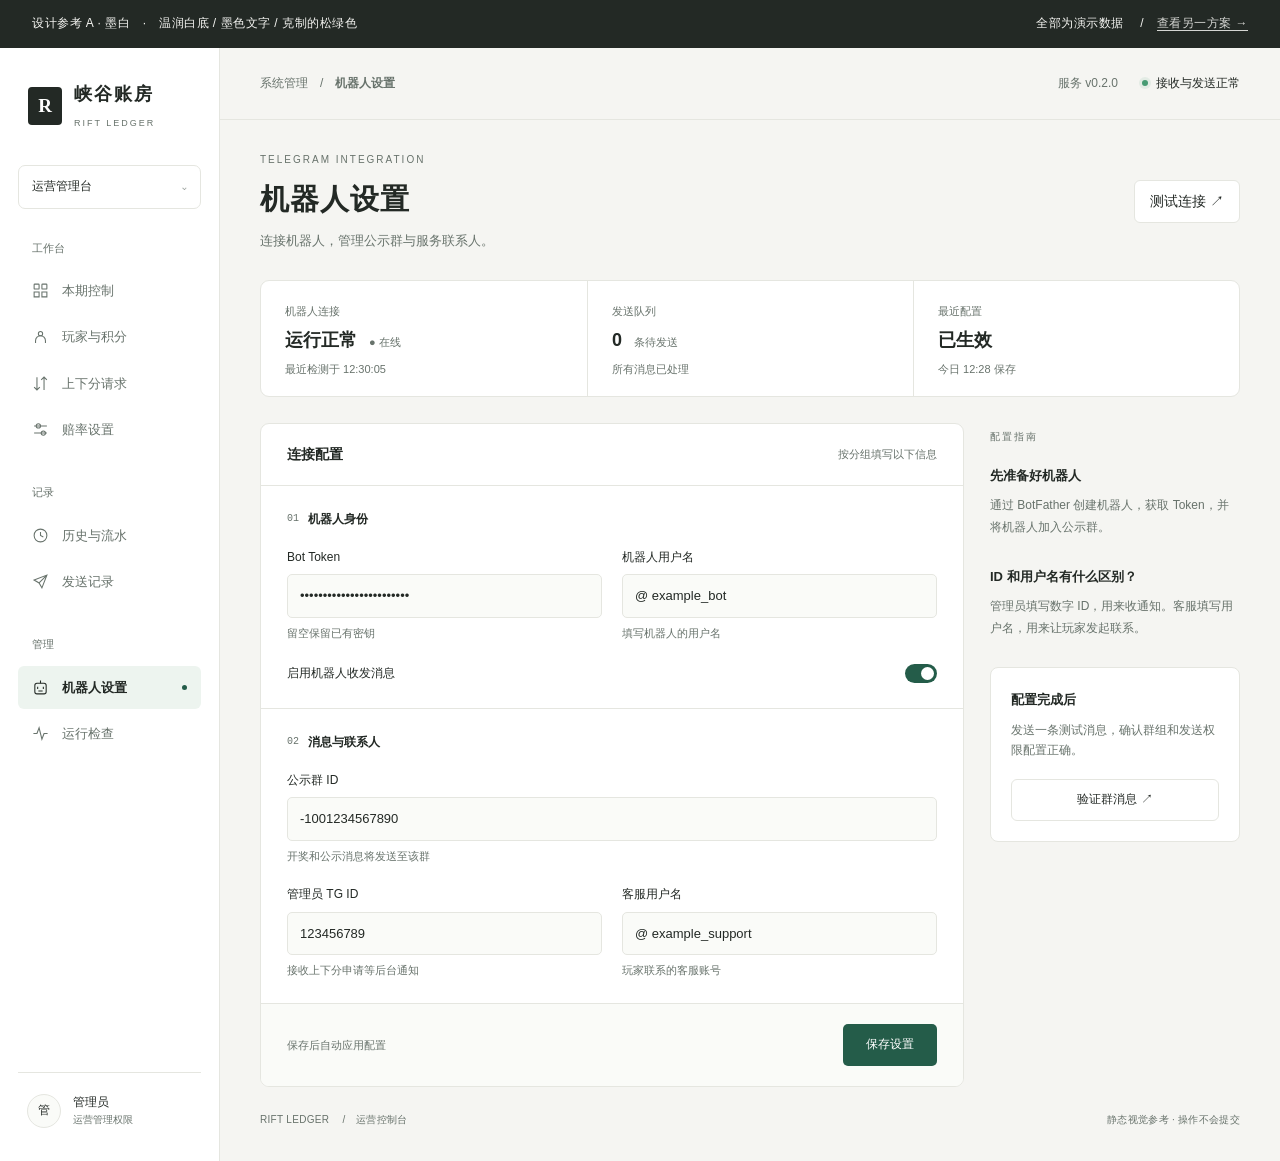
<file: docs/ui-concepts/a.html>
<!doctype html><html lang="zh-CN"><meta charset="UTF-8"><meta name="viewport" content="width=device-width, initial-scale=1"><title>峡谷账房 · A · 墨白设计参考</title><style>*{box-sizing:border-box}body{margin:0;font:14px/1.65 "Segoe UI","Microsoft YaHei",sans-serif;background:var(--bg);color:var(--ink)}:root{--bg:#f5f5f2;--surface:#fff;--line:#e5e6e0;--ink:#232925;--muted:#68736c;--accent:#245c49;--soft:#edf4ef;--inset:#fafbf8;--accent-text:#fff}.dark{--bg:#171a1c;--surface:#1e2225;--line:#34393c;--ink:#eeeee9;--muted:#a4aca9;--accent:#d2bd93;--soft:#29322d;--inset:#24292c;--accent-text:#202621}button,input{font:inherit}button{cursor:default}.demo{height:48px;background:var(--ink);color:var(--bg);padding:0 32px;display:flex;justify-content:space-between;align-items:center;font-size:12px;letter-spacing:.5px}.demo a{color:inherit;text-decoration:none;border-bottom:1px solid;opacity:.85}.shell{display:grid;grid-template-columns:220px 1fr;min-height:calc(100vh - 48px)}aside{background:var(--surface);border-right:1px solid var(--line);padding:32px 18px;display:flex;flex-direction:column}.brand{display:flex;gap:12px;align-items:center;padding:0 10px 32px}.brand-icon{width:34px;height:38px;background:var(--ink);color:var(--surface);display:grid;place-items:center;border-radius:4px;font:bold 19px Georgia}.brand b{display:block;font-size:18px;letter-spacing:2px}.brand small{font-size:9px;letter-spacing:2px;color:var(--muted)}.workspace{border:1px solid var(--line);border-radius:7px;padding:11px 13px;margin-bottom:30px;font-size:12px}.workspace span{float:right;color:var(--muted)}.nav-label{font-size:11px;color:var(--muted);padding:0 14px;margin:0 0 12px}.nav{display:flex;align-items:center;gap:13px;padding:11px 14px;margin:3px 0;border-radius:6px;font-size:13px;color:var(--muted)}.nav svg{width:17px;height:17px;stroke-width:1.5}.nav.active{background:var(--soft);color:var(--ink);font-weight:600}.nav.active::after{content:"";height:5px;width:5px;border-radius:50%;background:var(--accent);margin-left:auto}.nav-section{margin-bottom:29px}.profile{border-top:1px solid var(--line);padding:20px 9px 0;margin-top:auto;display:flex;gap:12px;align-items:center;font-size:12px}.avatar{background:var(--inset);border:1px solid var(--line);border-radius:50%;width:34px;height:34px;display:grid;place-items:center}.profile small{display:block;color:var(--muted)}header{height:72px;display:flex;align-items:center;justify-content:space-between;padding:0 40px;border-bottom:1px solid var(--line);font-size:12px}.crumb{color:var(--muted)}.crumb span{margin:0 12px;color:var(--muted)}.status{display:flex;gap:24px;color:var(--muted)}.online{color:var(--ink);display:inline-flex;align-items:center;gap:8px}.dot{background:#479b73;height:6px;width:6px;border-radius:50%;box-shadow:0 0 0 3px #479b731a}.content{padding:32px 40px;max-width:1450px;margin:auto}.heading{display:flex;justify-content:space-between;align-items:center;margin-bottom:28px}.eyebrow{font-size:10px;letter-spacing:2px;color:var(--muted)}h1{font-size:29px;font-weight:650;letter-spacing:1px;margin:7px 0}p{color:var(--muted);margin:0;font-size:13px}.quiet{border:1px solid var(--line);border-radius:6px;background:var(--surface);padding:9px 15px;color:var(--ink);min-height:42px}.metrics{display:grid;grid-template-columns:repeat(3,1fr);border:1px solid var(--line);border-radius:9px;background:var(--surface);margin-bottom:26px}.metric{padding:18px 24px}.metric+.metric{border-left:1px solid var(--line)}.metric small{color:var(--muted);font-size:11px}.metric strong{display:block;font-weight:600;font-size:18px;margin:4px 0}.metric p{font-size:11px}.metric strong em{font-size:11px;font-style:normal;font-weight:400;color:var(--muted);margin-left:7px}.body-grid{display:grid;grid-template-columns:minmax(0,1fr) 250px;gap:26px;align-items:start}.form{background:var(--surface);border:1px solid var(--line);border-radius:9px;overflow:hidden}.form-title{padding:19px 26px;border-bottom:1px solid var(--line);display:flex;justify-content:space-between;align-items:center}.form-title strong{font-size:14px;font-weight:600}.form-title small{font-size:11px;color:var(--muted)}.section{padding:24px 26px;border-bottom:1px solid var(--line)}.section h2{font-size:12px;font-weight:600;margin:0 0 18px;display:flex;align-items:center;gap:9px}.section h2 span{color:var(--muted);font-size:10px;font-weight:400;font-family:monospace}.fields{display:grid;grid-template-columns:repeat(2,minmax(0,1fr));gap:20px}.field label{display:block;font-size:12px;margin-bottom:7px}.field input{width:100%;padding:10px 12px;border:1px solid var(--line);border-radius:5px;background:var(--inset);color:var(--ink);font-size:13px;min-height:42px}.field small{display:block;font-size:11px;color:var(--muted);margin-top:6px}.full{grid-column:1/-1}.toggle-row{display:flex;align-items:center;justify-content:space-between;margin-top:22px}.toggle-row b{font-size:12px;font-weight:500}.toggle{width:32px;height:19px;background:var(--accent);border-radius:20px;position:relative}.toggle:after{content:"";height:13px;width:13px;background:var(--accent-text);border-radius:50%;position:absolute;right:3px;top:3px}.save{padding:20px 26px;display:flex;justify-content:space-between;align-items:center;background:var(--inset)}.save span{font-size:11px;color:var(--muted)}.primary{background:var(--accent);color:var(--accent-text);border:0;border-radius:5px;font-size:12px;padding:11px 23px;min-height:42px}.side-title{font-size:10px;letter-spacing:2px;color:var(--muted);margin:6px 0 20px}.help-item{margin-bottom:27px}.help-item strong{font-size:13px;font-weight:600;display:block;margin-bottom:7px}.help-item p{font-size:12px;line-height:1.9}.help-card{padding:20px;background:var(--surface);border:1px solid var(--line);border-radius:8px}.help-card strong{font-size:13px;font-weight:600}.help-card p{font-size:12px;margin:10px 0 18px}.help-card button{width:100%;font-size:12px}.bottom{display:flex;justify-content:space-between;margin-top:25px;font-size:10px;color:var(--muted);letter-spacing:.3px}@media(max-width:1000px){.body-grid{grid-template-columns:1fr}.aside-help{display:none}.content{padding:24px}.shell{grid-template-columns:180px 1fr}header{padding:0 24px}}@media(max-width:650px){.shell{display:block}.shell>aside{display:none}.metrics{grid-template-columns:1fr}.metric+.metric{border-left:0;border-top:1px solid var(--line)}.fields{grid-template-columns:1fr}.status>span:first-child{display:none}.heading{gap:15px}.save{gap:12px}.content{padding:20px}.demo{padding:0 15px;font-size:10px}}
</style><body class=""><div class="demo"><span>设计参考 A · 墨白　·　温润白底 / 墨色文字 / 克制的松绿色</span><span>全部为演示数据　 /　<a href="b.html">查看另一方案 →</a></span></div><div class="shell"><aside><div class="brand"><span class="brand-icon">R</span><div><b>峡谷账房</b><small>RIFT LEDGER</small></div></div><div class="workspace">运营管理台<span>⌄</span></div><div class="nav-section"><div class="nav-label">工作台</div><div class="nav "><svg viewBox="0 0 24 24" fill="none" stroke="currentColor" aria-hidden="true"><rect x="3" y="3" width="7" height="7" rx="1"/><rect x="14" y="3" width="7" height="7" rx="1"/><path d="M3 14h7v7H3zm11 0h7v7h-7z"/></svg>本期控制</div><div class="nav "><svg viewBox="0 0 24 24" fill="none" stroke="currentColor" aria-hidden="true"><circle cx="12" cy="8" r="3"/><path d="M5 21v-3a7 7 0 0114 0v3"/></svg>玩家与积分</div><div class="nav "><svg viewBox="0 0 24 24" fill="none" stroke="currentColor" aria-hidden="true"><path d="M7 3v18m-4-4 4 4 4-4M17 21V3m-4 4 4-4 4 4"/></svg>上下分请求</div><div class="nav "><svg viewBox="0 0 24 24" fill="none" stroke="currentColor" aria-hidden="true"><path d="M3 7h18M3 17h18"/><circle cx="9" cy="7" r="3"/><circle cx="16" cy="17" r="3"/></svg>赔率设置</div></div><div class="nav-section"><div class="nav-label">记录</div><div class="nav "><svg viewBox="0 0 24 24" fill="none" stroke="currentColor" aria-hidden="true"><circle cx="12" cy="12" r="9"/><path d="M12 7v5l4 2"/></svg>历史与流水</div><div class="nav "><svg viewBox="0 0 24 24" fill="none" stroke="currentColor" aria-hidden="true"><path d="m3 10 18-7-7 18-4-7-7-4zm7 4L21 3"/></svg>发送记录</div></div><div class="nav-section"><div class="nav-label">管理</div><div class="nav active"><svg viewBox="0 0 24 24" fill="none" stroke="currentColor" aria-hidden="true"><rect x="4" y="6" width="16" height="15" rx="3"/><path d="M12 2v4M8 11v3m8-3v3m-7 3h6"/></svg>机器人设置</div><div class="nav "><svg viewBox="0 0 24 24" fill="none" stroke="currentColor" aria-hidden="true"><path d="M2 12h5l3-8 4 16 3-8h5"/></svg>运行检查</div></div><div class="profile"><span class="avatar">管</span><div>管理员<small>运营管理权限</small></div></div></aside><div><header><div class="crumb">系统管理<span>/</span><b>机器人设置</b></div><div class="status"><span>服务 v0.2.0</span><span class="online"><i class="dot"></i>接收与发送正常</span></div></header><main class="content"><div class="heading"><div><div class="eyebrow">TELEGRAM INTEGRATION</div><h1>机器人设置</h1><p>连接机器人，管理公示群与服务联系人。</p></div><button class="quiet" type="button">测试连接 ↗</button></div><div class="metrics"><div class="metric"><small>机器人连接</small><strong>运行正常 <em>● 在线</em></strong><p>最近检测于 12:30:05</p></div><div class="metric"><small>发送队列</small><strong>0 <em>条待发送</em></strong><p>所有消息已处理</p></div><div class="metric"><small>最近配置</small><strong>已生效</strong><p>今日 12:28 保存</p></div></div><div class="body-grid"><div class="form"><div class="form-title"><strong>连接配置</strong><small>按分组填写以下信息</small></div><div class="section"><h2><span>01</span>机器人身份</h2><div class="fields"><div class="field"><label>Bot Token</label><input readonly value="••••••••••••••••••••••••"><small>留空保留已有密钥</small></div><div class="field"><label>机器人用户名</label><input readonly value="@ example_bot"><small>填写机器人的用户名</small></div></div><div class="toggle-row"><b>启用机器人收发消息</b><span class="toggle"></span></div></div><div class="section"><h2><span>02</span>消息与联系人</h2><div class="fields"><div class="field full"><label>公示群 ID</label><input readonly value="-1001234567890"><small>开奖和公示消息将发送至该群</small></div><div class="field"><label>管理员 TG ID</label><input readonly value="123456789"><small>接收上下分申请等后台通知</small></div><div class="field"><label>客服用户名</label><input readonly value="@ example_support"><small>玩家联系的客服账号</small></div></div></div><div class="save"><span>保存后自动应用配置</span><button class="primary" type="button">保存设置</button></div></div><div class="aside-help"><div class="side-title">配置指南</div><div class="help-item"><strong>先准备好机器人</strong><p>通过 BotFather 创建机器人，获取 Token，并将机器人加入公示群。</p></div><div class="help-item"><strong>ID 和用户名有什么区别？</strong><p>管理员填写数字 ID，用来收通知。客服填写用户名，用来让玩家发起联系。</p></div><div class="help-card"><strong>配置完成后</strong><p>发送一条测试消息，确认群组和发送权限配置正确。</p><button class="quiet" type="button">验证群消息 ↗</button></div></div></div><div class="bottom"><span>RIFT LEDGER　 /　运营控制台</span><span>静态视觉参考 · 操作不会提交</span></div></main></div></div></body></html>
</file>
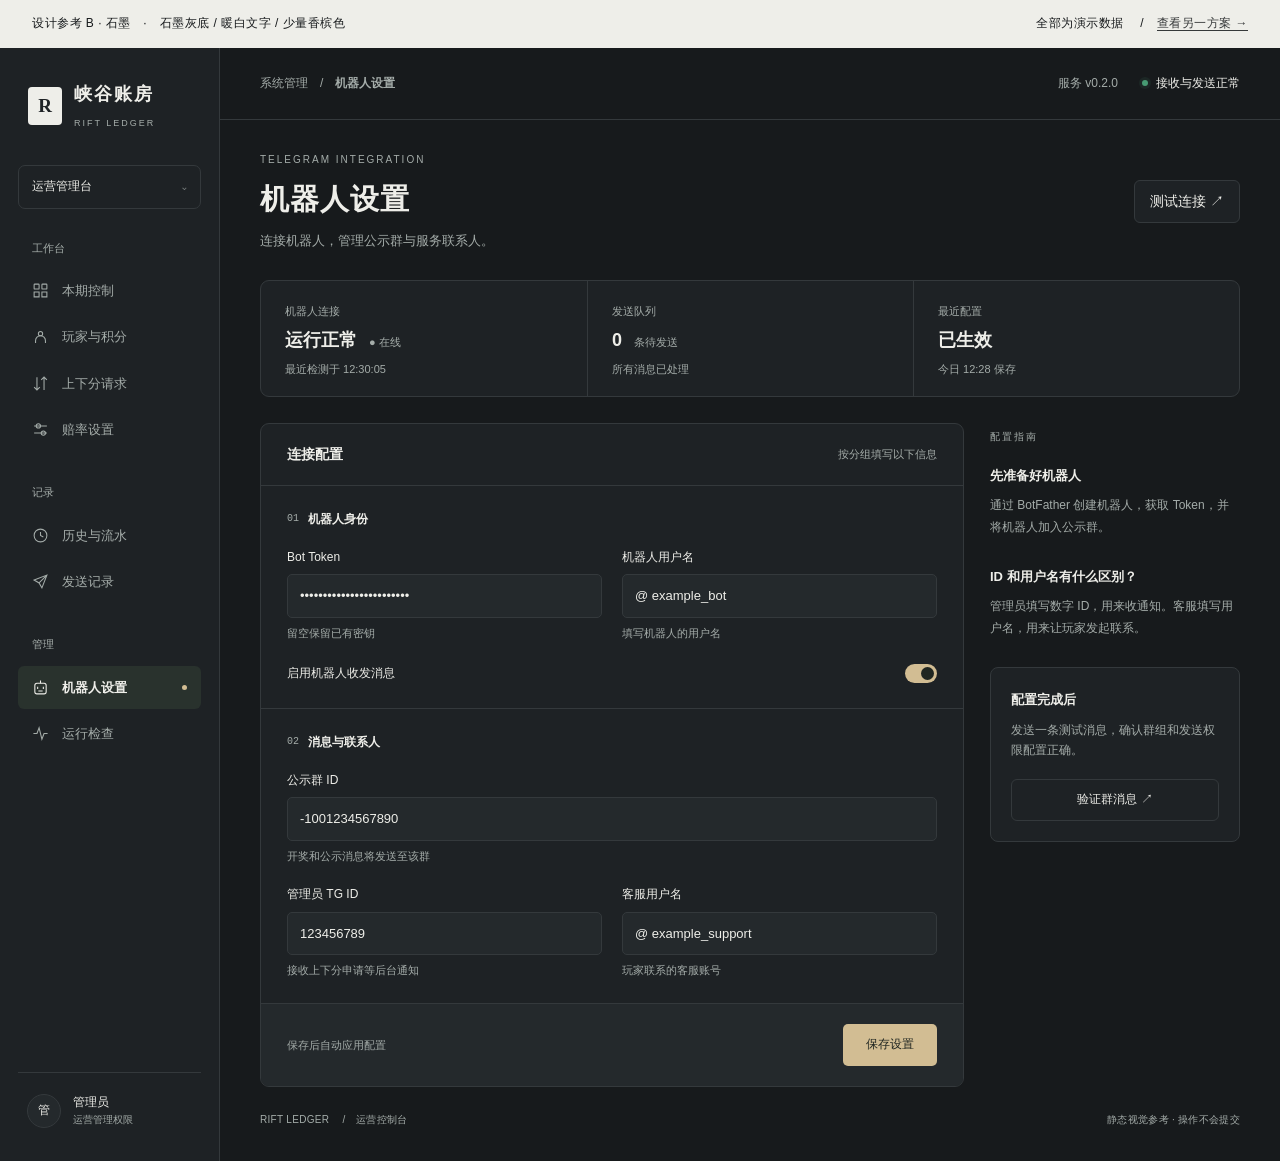
<file: docs/ui-concepts/b.html>
<!doctype html><html lang="zh-CN"><meta charset="UTF-8"><meta name="viewport" content="width=device-width, initial-scale=1"><title>峡谷账房 · B · 石墨设计参考</title><style>*{box-sizing:border-box}body{margin:0;font:14px/1.65 "Segoe UI","Microsoft YaHei",sans-serif;background:var(--bg);color:var(--ink)}:root{--bg:#f5f5f2;--surface:#fff;--line:#e5e6e0;--ink:#232925;--muted:#68736c;--accent:#245c49;--soft:#edf4ef;--inset:#fafbf8;--accent-text:#fff}.dark{--bg:#171a1c;--surface:#1e2225;--line:#34393c;--ink:#eeeee9;--muted:#a4aca9;--accent:#d2bd93;--soft:#29322d;--inset:#24292c;--accent-text:#202621}button,input{font:inherit}button{cursor:default}.demo{height:48px;background:var(--ink);color:var(--bg);padding:0 32px;display:flex;justify-content:space-between;align-items:center;font-size:12px;letter-spacing:.5px}.demo a{color:inherit;text-decoration:none;border-bottom:1px solid;opacity:.85}.shell{display:grid;grid-template-columns:220px 1fr;min-height:calc(100vh - 48px)}aside{background:var(--surface);border-right:1px solid var(--line);padding:32px 18px;display:flex;flex-direction:column}.brand{display:flex;gap:12px;align-items:center;padding:0 10px 32px}.brand-icon{width:34px;height:38px;background:var(--ink);color:var(--surface);display:grid;place-items:center;border-radius:4px;font:bold 19px Georgia}.brand b{display:block;font-size:18px;letter-spacing:2px}.brand small{font-size:9px;letter-spacing:2px;color:var(--muted)}.workspace{border:1px solid var(--line);border-radius:7px;padding:11px 13px;margin-bottom:30px;font-size:12px}.workspace span{float:right;color:var(--muted)}.nav-label{font-size:11px;color:var(--muted);padding:0 14px;margin:0 0 12px}.nav{display:flex;align-items:center;gap:13px;padding:11px 14px;margin:3px 0;border-radius:6px;font-size:13px;color:var(--muted)}.nav svg{width:17px;height:17px;stroke-width:1.5}.nav.active{background:var(--soft);color:var(--ink);font-weight:600}.nav.active::after{content:"";height:5px;width:5px;border-radius:50%;background:var(--accent);margin-left:auto}.nav-section{margin-bottom:29px}.profile{border-top:1px solid var(--line);padding:20px 9px 0;margin-top:auto;display:flex;gap:12px;align-items:center;font-size:12px}.avatar{background:var(--inset);border:1px solid var(--line);border-radius:50%;width:34px;height:34px;display:grid;place-items:center}.profile small{display:block;color:var(--muted)}header{height:72px;display:flex;align-items:center;justify-content:space-between;padding:0 40px;border-bottom:1px solid var(--line);font-size:12px}.crumb{color:var(--muted)}.crumb span{margin:0 12px;color:var(--muted)}.status{display:flex;gap:24px;color:var(--muted)}.online{color:var(--ink);display:inline-flex;align-items:center;gap:8px}.dot{background:#479b73;height:6px;width:6px;border-radius:50%;box-shadow:0 0 0 3px #479b731a}.content{padding:32px 40px;max-width:1450px;margin:auto}.heading{display:flex;justify-content:space-between;align-items:center;margin-bottom:28px}.eyebrow{font-size:10px;letter-spacing:2px;color:var(--muted)}h1{font-size:29px;font-weight:650;letter-spacing:1px;margin:7px 0}p{color:var(--muted);margin:0;font-size:13px}.quiet{border:1px solid var(--line);border-radius:6px;background:var(--surface);padding:9px 15px;color:var(--ink);min-height:42px}.metrics{display:grid;grid-template-columns:repeat(3,1fr);border:1px solid var(--line);border-radius:9px;background:var(--surface);margin-bottom:26px}.metric{padding:18px 24px}.metric+.metric{border-left:1px solid var(--line)}.metric small{color:var(--muted);font-size:11px}.metric strong{display:block;font-weight:600;font-size:18px;margin:4px 0}.metric p{font-size:11px}.metric strong em{font-size:11px;font-style:normal;font-weight:400;color:var(--muted);margin-left:7px}.body-grid{display:grid;grid-template-columns:minmax(0,1fr) 250px;gap:26px;align-items:start}.form{background:var(--surface);border:1px solid var(--line);border-radius:9px;overflow:hidden}.form-title{padding:19px 26px;border-bottom:1px solid var(--line);display:flex;justify-content:space-between;align-items:center}.form-title strong{font-size:14px;font-weight:600}.form-title small{font-size:11px;color:var(--muted)}.section{padding:24px 26px;border-bottom:1px solid var(--line)}.section h2{font-size:12px;font-weight:600;margin:0 0 18px;display:flex;align-items:center;gap:9px}.section h2 span{color:var(--muted);font-size:10px;font-weight:400;font-family:monospace}.fields{display:grid;grid-template-columns:repeat(2,minmax(0,1fr));gap:20px}.field label{display:block;font-size:12px;margin-bottom:7px}.field input{width:100%;padding:10px 12px;border:1px solid var(--line);border-radius:5px;background:var(--inset);color:var(--ink);font-size:13px;min-height:42px}.field small{display:block;font-size:11px;color:var(--muted);margin-top:6px}.full{grid-column:1/-1}.toggle-row{display:flex;align-items:center;justify-content:space-between;margin-top:22px}.toggle-row b{font-size:12px;font-weight:500}.toggle{width:32px;height:19px;background:var(--accent);border-radius:20px;position:relative}.toggle:after{content:"";height:13px;width:13px;background:var(--accent-text);border-radius:50%;position:absolute;right:3px;top:3px}.save{padding:20px 26px;display:flex;justify-content:space-between;align-items:center;background:var(--inset)}.save span{font-size:11px;color:var(--muted)}.primary{background:var(--accent);color:var(--accent-text);border:0;border-radius:5px;font-size:12px;padding:11px 23px;min-height:42px}.side-title{font-size:10px;letter-spacing:2px;color:var(--muted);margin:6px 0 20px}.help-item{margin-bottom:27px}.help-item strong{font-size:13px;font-weight:600;display:block;margin-bottom:7px}.help-item p{font-size:12px;line-height:1.9}.help-card{padding:20px;background:var(--surface);border:1px solid var(--line);border-radius:8px}.help-card strong{font-size:13px;font-weight:600}.help-card p{font-size:12px;margin:10px 0 18px}.help-card button{width:100%;font-size:12px}.bottom{display:flex;justify-content:space-between;margin-top:25px;font-size:10px;color:var(--muted);letter-spacing:.3px}@media(max-width:1000px){.body-grid{grid-template-columns:1fr}.aside-help{display:none}.content{padding:24px}.shell{grid-template-columns:180px 1fr}header{padding:0 24px}}@media(max-width:650px){.shell{display:block}.shell>aside{display:none}.metrics{grid-template-columns:1fr}.metric+.metric{border-left:0;border-top:1px solid var(--line)}.fields{grid-template-columns:1fr}.status>span:first-child{display:none}.heading{gap:15px}.save{gap:12px}.content{padding:20px}.demo{padding:0 15px;font-size:10px}}
</style><body class="dark"><div class="demo"><span>设计参考 B · 石墨　·　石墨灰底 / 暖白文字 / 少量香槟色</span><span>全部为演示数据　 /　<a href="a.html">查看另一方案 →</a></span></div><div class="shell"><aside><div class="brand"><span class="brand-icon">R</span><div><b>峡谷账房</b><small>RIFT LEDGER</small></div></div><div class="workspace">运营管理台<span>⌄</span></div><div class="nav-section"><div class="nav-label">工作台</div><div class="nav "><svg viewBox="0 0 24 24" fill="none" stroke="currentColor" aria-hidden="true"><rect x="3" y="3" width="7" height="7" rx="1"/><rect x="14" y="3" width="7" height="7" rx="1"/><path d="M3 14h7v7H3zm11 0h7v7h-7z"/></svg>本期控制</div><div class="nav "><svg viewBox="0 0 24 24" fill="none" stroke="currentColor" aria-hidden="true"><circle cx="12" cy="8" r="3"/><path d="M5 21v-3a7 7 0 0114 0v3"/></svg>玩家与积分</div><div class="nav "><svg viewBox="0 0 24 24" fill="none" stroke="currentColor" aria-hidden="true"><path d="M7 3v18m-4-4 4 4 4-4M17 21V3m-4 4 4-4 4 4"/></svg>上下分请求</div><div class="nav "><svg viewBox="0 0 24 24" fill="none" stroke="currentColor" aria-hidden="true"><path d="M3 7h18M3 17h18"/><circle cx="9" cy="7" r="3"/><circle cx="16" cy="17" r="3"/></svg>赔率设置</div></div><div class="nav-section"><div class="nav-label">记录</div><div class="nav "><svg viewBox="0 0 24 24" fill="none" stroke="currentColor" aria-hidden="true"><circle cx="12" cy="12" r="9"/><path d="M12 7v5l4 2"/></svg>历史与流水</div><div class="nav "><svg viewBox="0 0 24 24" fill="none" stroke="currentColor" aria-hidden="true"><path d="m3 10 18-7-7 18-4-7-7-4zm7 4L21 3"/></svg>发送记录</div></div><div class="nav-section"><div class="nav-label">管理</div><div class="nav active"><svg viewBox="0 0 24 24" fill="none" stroke="currentColor" aria-hidden="true"><rect x="4" y="6" width="16" height="15" rx="3"/><path d="M12 2v4M8 11v3m8-3v3m-7 3h6"/></svg>机器人设置</div><div class="nav "><svg viewBox="0 0 24 24" fill="none" stroke="currentColor" aria-hidden="true"><path d="M2 12h5l3-8 4 16 3-8h5"/></svg>运行检查</div></div><div class="profile"><span class="avatar">管</span><div>管理员<small>运营管理权限</small></div></div></aside><div><header><div class="crumb">系统管理<span>/</span><b>机器人设置</b></div><div class="status"><span>服务 v0.2.0</span><span class="online"><i class="dot"></i>接收与发送正常</span></div></header><main class="content"><div class="heading"><div><div class="eyebrow">TELEGRAM INTEGRATION</div><h1>机器人设置</h1><p>连接机器人，管理公示群与服务联系人。</p></div><button class="quiet" type="button">测试连接 ↗</button></div><div class="metrics"><div class="metric"><small>机器人连接</small><strong>运行正常 <em>● 在线</em></strong><p>最近检测于 12:30:05</p></div><div class="metric"><small>发送队列</small><strong>0 <em>条待发送</em></strong><p>所有消息已处理</p></div><div class="metric"><small>最近配置</small><strong>已生效</strong><p>今日 12:28 保存</p></div></div><div class="body-grid"><div class="form"><div class="form-title"><strong>连接配置</strong><small>按分组填写以下信息</small></div><div class="section"><h2><span>01</span>机器人身份</h2><div class="fields"><div class="field"><label>Bot Token</label><input readonly value="••••••••••••••••••••••••"><small>留空保留已有密钥</small></div><div class="field"><label>机器人用户名</label><input readonly value="@ example_bot"><small>填写机器人的用户名</small></div></div><div class="toggle-row"><b>启用机器人收发消息</b><span class="toggle"></span></div></div><div class="section"><h2><span>02</span>消息与联系人</h2><div class="fields"><div class="field full"><label>公示群 ID</label><input readonly value="-1001234567890"><small>开奖和公示消息将发送至该群</small></div><div class="field"><label>管理员 TG ID</label><input readonly value="123456789"><small>接收上下分申请等后台通知</small></div><div class="field"><label>客服用户名</label><input readonly value="@ example_support"><small>玩家联系的客服账号</small></div></div></div><div class="save"><span>保存后自动应用配置</span><button class="primary" type="button">保存设置</button></div></div><div class="aside-help"><div class="side-title">配置指南</div><div class="help-item"><strong>先准备好机器人</strong><p>通过 BotFather 创建机器人，获取 Token，并将机器人加入公示群。</p></div><div class="help-item"><strong>ID 和用户名有什么区别？</strong><p>管理员填写数字 ID，用来收通知。客服填写用户名，用来让玩家发起联系。</p></div><div class="help-card"><strong>配置完成后</strong><p>发送一条测试消息，确认群组和发送权限配置正确。</p><button class="quiet" type="button">验证群消息 ↗</button></div></div></div><div class="bottom"><span>RIFT LEDGER　 /　运营控制台</span><span>静态视觉参考 · 操作不会提交</span></div></main></div></div></body></html>
</file>
